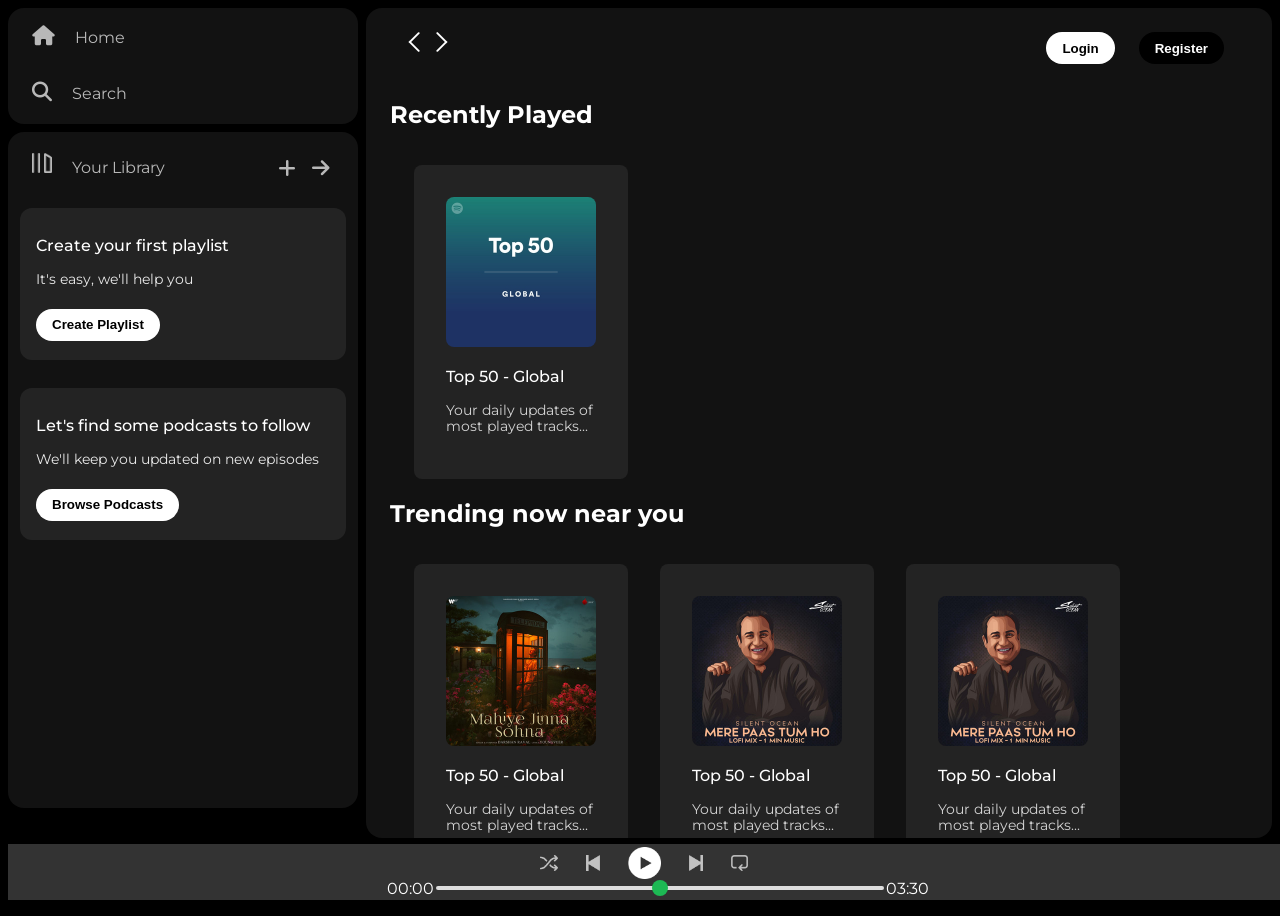
<file: frontend/index.html>
<!DOCTYPE html>
<html lang="en">
<head>
    <meta charset="UTF-8">
    <meta name="viewport" content="width=device-width, initial-scale=1.0">
    <link rel="stylesheet" href="https://cdnjs.cloudflare.com/ajax/libs/font-awesome/6.7.1/css/all.min.css" integrity="sha512-5Hs3dF2AEPkpNAR7UiOHba+lRSJNeM2ECkwxUIxC1Q/FLycGTbNapWXB4tP889k5T5Ju8fs4b1P5z/iB4nMfSQ==" crossorigin="anonymous" referrerpolicy="no-referrer" />
    <link rel="icon" href="./assets/TuneTonic_Logo.png">  
    <title>TuneTonic-Web Player: Music for everyone</title>
    <link rel="stylesheet" href="style.css">
    <link rel="preconnect" href="https://fonts.googleapis.com">
    <link rel="preconnect" href="https://fonts.gstatic.com" crossorigin>
    <link href="https://fonts.googleapis.com/css2?family=Montserrat:ital,wght@0,100..900;1,100..900&display=swap" rel="stylesheet">
</head>
<body>
    <div class="main">
        <div class="sidebar">
            <div class="nav">
                <div class="nav-option">
                    <i class="fa-solid fa-house"></i>
                    <a href="#">Home</a>
                </div>
                <div class="nav-option">
                    <i class="fa-solid fa-magnifying-glass"></i>
                    <a href="#">Search</a>
                </div>
            </div>
            <div class="library">
                <div class="options">
                    <div class="lib-option nav-option">
                        <img src="./assets/library_icon.png">
                        <a href="#">Your Library</a>
                    </div>
                    <div class="icons">
                        <i class="fa-solid fa-plus"></i>
                        <i class="fa-solid fa-arrow-right"></i>
                    </div>
                </div>
                <div class="lib-box">
                    <div class="box">
                        <p class="box-p1">Create your first playlist</p>
                        <p class="box-p2">It's easy, we'll help you</p>
                        <button class="badge">Create Playlist</button>
                    </div>
                    <div class="box">
                        <p class="box-p1">Let's find some podcasts to follow</p>
                        <p class="box-p2">We'll keep you updated on new episodes</p>
                        <button class="badge">Browse Podcasts</button>
                    </div>
                </div>
            </div>
        </div>
        <div class="main-content">
            <div class="sticky-nav">
                <div class="sticky-nav-icons">
                        <img src="./assets/backward_icon.png">
                    <img src="./assets/forward_icon.png" class="hide">
                </div>
                <div class="sticky-nav-options">
                    <button class="badge nav-item">
                        <a href="login.html" style="text-decoration: none; color: inherit;">Login</a>
                    </button>
                    <button class="badge nav-item dark-badge">
                        <a href="register.html" style="text-decoration: none; color: inherit;">Register</a>
                    </button>
                    
                </div>
                <div id="login-form" class="form-container hidden">
                    <h2>Login</h2>
                    <input type="text" id="login-username" placeholder="Username" />
                    <input type="password" id="login-password" placeholder="Password" />
                    <button onclick="loginUser()">Login</button>
                </div>
                
                <div id="register-form" class="form-container hidden">
                    <h2>Register</h2>
                    <input type="text" id="register-username" placeholder="Username" />
                    <input type="password" id="register-password" placeholder="Password" />
                    <button onclick="registerUser()">Register</button>
                </div>
                
            </div>
           
            <h2>Recently Played</h2>
            <div class="cards-container">
                <div class="card">
                    <img src="./assets/card1img.jpeg" class="card-img">
                    <p class="card-title">Top 50 - Global</p>
                    <p class="card-info">Your daily updates of most played tracks...</p>
                </div>  
            </div>

            <h2>Trending now near you</h2>
            <div class="cards-container">
                 <div class="card">
                      <img src="./assets/card2img.jpeg" class="card-img">
                      <p class="card-title">Top 50 - Global</p>
                      <p class="card-info">Your daily updates of most played tracks...</p>
                </div>  

                <div class="card">
                    <img src="./assets/card3img.jpeg" class="card-img">
                    <p class="card-title">Top 50 - Global</p>
                    <p class="card-info">Your daily updates of most played tracks...</p>
                </div>
                
                <div class="card">
                    <img src="./assets/card3img.jpeg" class="card-img">
                    <p class="card-title">Top 50 - Global</p>
                    <p class="card-info">Your daily updates of most played tracks...</p>
                </div>

                <div class="card">
                    <img src="./assets/card3img.jpeg" class="card-img">
                    <p class="card-title">Top 50 - Global</p>
                    <p class="card-info">Your daily updates of most played tracks...</p>
                </div>

                <div class="card">
                    <img src="./assets/card3img.jpeg" class="card-img">
                    <p class="card-title">Top 50 - Global</p>
                    <p class="card-info">Your daily updates of most played tracks...</p>
                </div>

                <div class="card">
                     <img src="./assets/card4img.jpeg" class="card-img">
                     <p class="card-title">Top 50 - Global</p>
                     <p class="card-info">Your daily updates of most played tracks...</p>
                </div>
                
                <div class="card">
                    <img src="./assets/card4img.jpeg" class="card-img">
                    <p class="card-title">Top 50 - Global</p>
                    <p class="card-info">Your daily updates of most played tracks...</p>
               </div>

                <div class="card">
                    <img src="./assets/card4img.jpeg" class="card-img">
                    <p class="card-title">Top 50 - Global</p>
                    <p class="card-info">Your daily updates of most played tracks...</p>
                </div>

            </div>

            <h2>Featured Charts</h2>
            <div class="cards-container">
                <div class="card">
                    <img src="./assets/card5img.jpeg" class="card-img">
                    <p class="card-title">Top Songs - Global</p>
                    <p class="card-info">Your weekly update of most played tracks...</p>
                </div>
                
                <div class="card">
                    <img src="./assets/card6img.jpeg" class="card-img">
                    <p class="card-title">Top Songs - India</p>
                    <p class="card-info">Your weekly update of most played tracks...</p>
                </div>

                <div class="card">
                    <img src="./assets/card3img.jpeg" class="card-img">
                    <p class="card-title">Top 50 - Global</p>
                    <p class="card-info">Your daily updates of most played tracks...</p>
                </div>
            </div>
            <div class="footer">
                <div class="line"></div>
            </div>
        </div>
        <div class="music-player">
            <div class="album"></div>
            <div class="player">
                <div class="player-controls">
                    <img src="./assets/player_icon1.png" class="player-control-icon">
                    <img src="./assets/player_icon2.png" class="player-control-icon">
                    <img src="./assets/player_icon3.png" class="player-control-icon" style="opacity: 1; height:2rem">
                    <img src="./assets/player_icon4.png" class="player-control-icon">
                    <img src="./assets/player_icon5.png" class="player-control-icon">
                </div>
                <div class="playback-bar">
                    <span class="curr-time">00:00</span>
                    <input type="range" min="0" max="100" class="progress-bar" step="1">
                    <span class="tot-time">03:30</span>
                </div>
            </div>
            <div class="controls"></div>
        </div>
    </div>
</body>
</html>
</file>
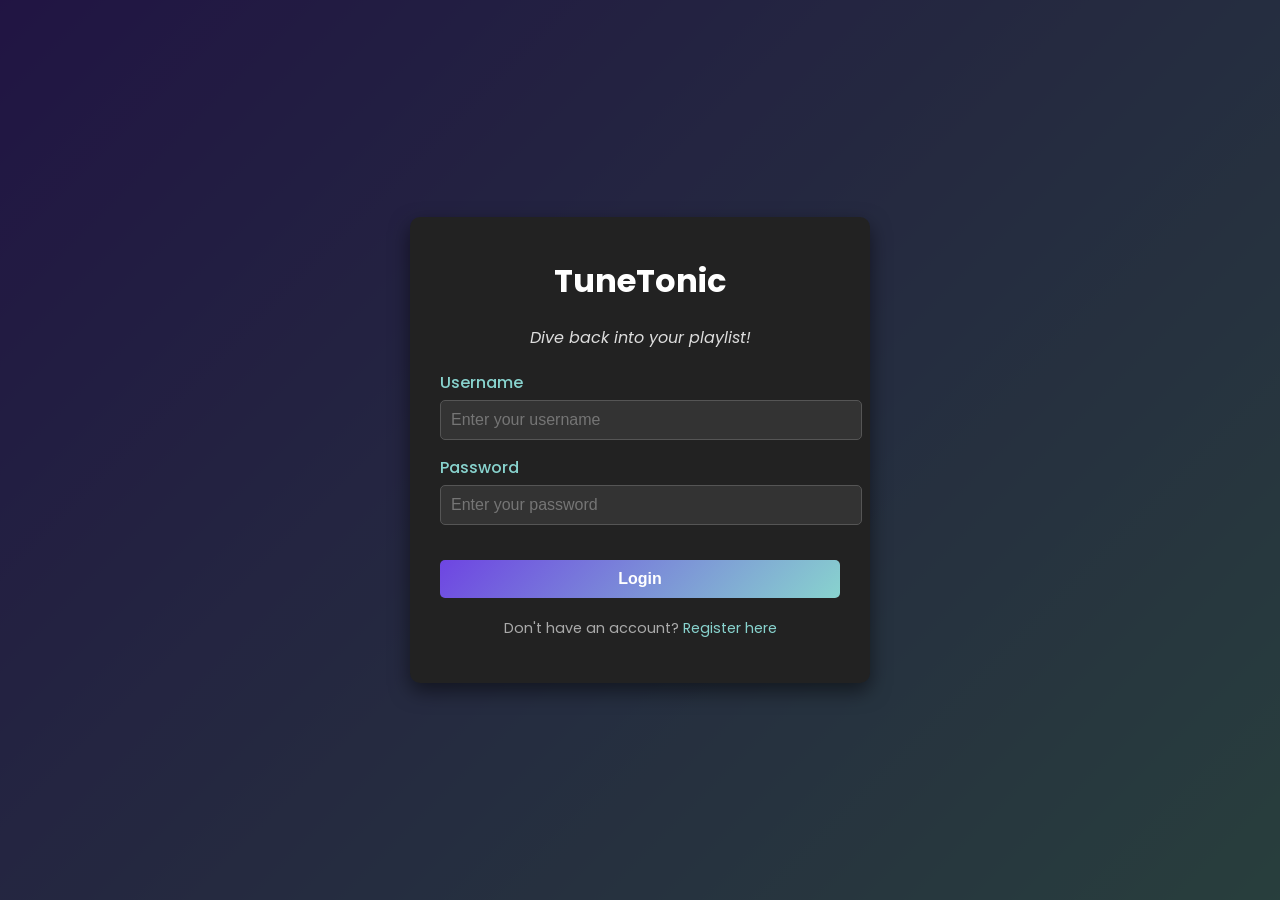
<file: frontend/login.html>
<!DOCTYPE html>
<html lang="en">
<head>
    <meta charset="UTF-8">
    <meta name="viewport" content="width=device-width, initial-scale=1.0">
    <title>Login - TuneTonic</title>
    <link rel="stylesheet" href="style2.css"> <!-- Link to your main stylesheet -->
    <link href="https://fonts.googleapis.com/css2?family=Poppins:wght@300;500;700&display=swap" rel="stylesheet">
    <!-- <script src="https://kit.fontawesome.com/a076d05399.js" crossorigin="anonymous"></script> -->
</head>
<body>
    <div class="login-page">
        <div class="login-container">
            <div class="header">
                <i class="fas fa-headphones-alt music-icon"></i>
                <h1>TuneTonic</h1>
                <p class="tagline">Dive back into your playlist!</p>
            </div>
            <form id="login-form">
                <div class="form-group">
                    <label for="username"><i class="fas fa-user"></i> Username</label>
                    <input type="text" id="username" name="username" placeholder="Enter your username" required>
                </div>
                <div class="form-group">
                    <label for="password"><i class="fas fa-lock"></i> Password</label>
                    <input type="password" id="password" name="password" placeholder="Enter your password" required>
                </div>
                <button id="submit" class="submit-button">Login</button>
            </form>
            <p>Don't have an account? <a href="register.html">Register here</a></p>
        </div>
    </div>
</body>
</html>
<script src="https://code.jquery.com/jquery-3.6.0.min.js"></script>

<script src="./api/login.js"></script>
</file>
<file: frontend/style.css>
body {

    font-family: "Montserrat", sans-serif;
    margin:0;
    background-color: black;
    color: white;
    overflow: hidden;
    
  }
  
  .main{
      display:flex;
      height:100vh;
      padding:0.5rem;
  }
  
  .sidebar{
      background-color:black;
      width: 350px;
      border-radius: 1rem;/*16px*/
      margin-right: 0.5rem;
  }
  
  .main-content{
      background-color:#121212;
      flex: 1; 
      border-radius: 1rem;
      overflow: auto;
      padding: 0 1.5rem 0 1.5rem;
      margin-bottom: 70px;
  }
  
  
  a{
      text-decoration: none;
      color: #fff;
  }
  
  .nav{
      background-color:#121212;
      border-radius: 1rem;
      display: flex;
      flex-direction: column;
      justify-content: center;
      height: 100px;
      padding: 0.5rem 0.75rem;
  }
  
  .nav-option{
      line-height: 2.5rem;
      opacity: 0.7;
      padding: 0.5rem 0.75rem;
  }
  
  .nav-option:hover{
      opacity: 1;
  }
  
  .nav-option i{
      font-size: 1.25rem;
  }
  
  .nav-option a{
      font-size: 1rem;
      margin-left: 1rem;
  }
  
  .library{
      background-color: #121212;
      border-radius: 1rem;
      height: 73.3%;
      margin-top: 0.5rem;
      padding: 0.5rem 0.75rem ;
  }
  
  .options{
      display: flex;
      justify-content: space-between;
      align-items: center;
  }
  
  .lib-option img{
      height: 1.25rem;
      width: 1.25rem;
  }
  
  .icons{
      font-size: 1.25rem;   
      display: flex;
  }
  
  .icons i{
      opacity: 0.7;
      margin-right: 1rem;
  }
  
  .icons i:hover{
      opacity: 1;
  }
  
  .box{
      background-color: #232323;
      height: 8rem;
      border-radius: 0.75rem;
      margin: 0.75rem 0 1.75rem 0;
      padding:0.75rem 1rem ;
  }
  
  .box-p1{
      font-size: 1rem;
      font-weight: 500;
  }
  
  .box-p2{
      font-size: 0.85rem;
      opacity: 0.9;
  }
  
  .badge{
      background-color: #fff;
      border: none;
      border-radius: 100px;
      padding: 0.25rem 1rem;
      font-weight: 700;
      margin-top: 0.5rem;
      height: 2rem;
      width: fit-content;
  }
  
  .dark-badge{
      background-color: #000;
      color:#fff
  }
  
  .sticky-nav{
      position:sticky;
      top : 0;
      background-color: #121212;
      display: flex;
      justify-content: space-between;
      align-items: center;
      padding: 1rem 0 1rem 0;
      z-index:10;
  }
  
  .sticky-nav-icons{
      margin-left: 0.75rem;
  }
  
  .sticky-nav-options{
      display: flex;
      justify-content: center;
      align-items: center;
  }
  
  .nav-item{
     margin-right: 1.5rem;
  }
  
  @media(max-width:1000px){
      .hide{
          display: none;
      }
  }
  
  .card{
      background-color: #232323;
      width: 150px;
      border-radius: 0.5rem;
      padding: 2rem;
      margin-left: 1.5rem;
      margin-top: 1rem;
  }
  
  .cards-container{
      display: flex;
      flex-wrap: wrap;
      /*flex-direction: column;   Stack items vertically */
      gap: 0.5rem;
      overflow-x: auto;
  }
  
  
  .card-img{
     width: 100%;
     border-radius: 0.5rem;
  }
  
  .card-title{
     font-weight: 500;
  }
  
  .card-info{
     font-size: 0.85rem;
     opacity: 0.8;
  }

  .hidden {
    display: none;
}

.form-container {
    background-color: #121212;
    padding: 2rem;
    border-radius: 1rem;
    width: 300px;
    margin: 2rem auto;
    text-align: center;
}

.form-container input {
    display: block;
    width: 80%;
    margin: 0.5rem auto;
    padding: 0.5rem;
    
    border: none;
    border-radius: 0.5rem;
}

.form-container button {
    padding: 0.5rem 1rem;
    border: none;
    border-radius: 0.5rem;
    background-color: #1db954;
    color: white;
    cursor: pointer;
}
.music-player {
    position: fixed; /* Or relative, depending on your design */
    bottom: 0;
    width: 100%;
    height: 36px;
    background-color: #333; /* Add a background for visual separation */
    color: #fff;
    text-align: center;
    padding: 10px;
    z-index: 10; /* Ensure it sits above other content */
  }

.footer{
    height:300px;
    display: flex;
    align-items: center;
    justify-content: center;
}  

.line{
    width:90%;
    height:30%;
    border-top:1px solid white;
    opacity: 0.4;
}

.music-player{
    display:flex;
    justify-content: space-between;
    align-items: center;
}

.album{
    width:25%;
}
  
.player{
    width:50%;
}

.player-controls{
    display:flex;
    justify-content: center;
    align-items: center;
}

.controls{
    width:25%;
}

.player-control-icon{
    height:1rem;
    margin-right: 1.75rem;
    opacity: 0.7;
}

.player-control-icon:hover{
    opacity: 1;
}

.playback-bar{
    display: flex;
    justify-content: center;
    align-items: center;
}

.progress-bar{
    width: 70%;
    appearance: none;
    background-color: transparent;
    cursor: pointer;
}

.progress-bar::-webkit-slider-runnable-track{
    background-color: #ddd;
    border-radius: 100px;
    height: 0.2rem;
}

.progress-bar::-webkit-slider-thumb{
    appearance: none;
    height: 1rem;
    width: 1rem;
    background-color: #1db954;
    border-radius: 50%;
    margin-top: -6px;
}
</file>
<file: frontend/style2.css>
/* General Styles */
body {
    font-family: 'Poppins', sans-serif;
    margin: 0;
    padding: 0;
    background: linear-gradient(135deg, #6e45e2, #88d3ce);
    color: #ffffff;
    display: flex;
    justify-content: center;
    align-items: center;
    height: 100vh;
    overflow: hidden;
}

/* Login Page Styles */
.login-page {
    display: flex;
    justify-content: center;
    align-items: center;
    width: 100%;
    height: 100%;
    background: rgba(0, 0, 0, 0.7);
    box-shadow: 0 4px 15px rgba(0, 0, 0, 0.3);
}

.login-container {
    background: #222222;
    padding: 30px;
    border-radius: 10px;
    box-shadow: 0px 8px 20px rgba(0, 0, 0, 0.5);
    width: 100%;
    max-width: 400px;
    text-align: center;
    color: #ffffff;
}

/* Header Section */
.header {
    margin-bottom: 20px;
}

.header .music-icon {
    font-size: 3rem;
    color: #88d3ce;
}

.header h1 {
    font-size: 2rem;
    margin: 10px 0;
}

.header .tagline {
    font-size: 1rem;
    font-style: italic;
    color: #dddddd;
}

/* Form Styles */
.form-group {
    margin-bottom: 15px;
    text-align: left;
}

label {
    font-weight: 500;
    display: block;
    margin-bottom: 5px;
    color: #88d3ce;
}

input {
    width: 100%;
    padding: 10px;
    border: 1px solid #555555;
    border-radius: 5px;
    background: #333333;
    color: #ffffff;
    font-size: 1rem;
}

input:focus {
    border-color: #6e45e2;
    outline: none;
    box-shadow: 0 0 8px rgba(110, 69, 226, 0.7);
}

.submit-button {
    width: 100%;
    background: linear-gradient(135deg, #6e45e2, #88d3ce);
    color: #ffffff;
    border: none;
    border-radius: 5px;
    padding: 10px;
    font-size: 1rem;
    font-weight: bold;
    cursor: pointer;
    margin-top: 20px;
    transition: background 0.3s ease-in-out;
}

.submit-button:hover {
    background: linear-gradient(135deg, #88d3ce, #6e45e2);
    box-shadow: 0px 4px 10px rgba(136, 211, 206, 0.5);
}

/* Footer Section */
p {
    margin-top: 20px;
    font-size: 0.9rem;
    color: #aaaaaa;
}

a {
    color: #88d3ce;
    text-decoration: none;
}

a:hover {
    text-decoration: underline;
}
</file>
